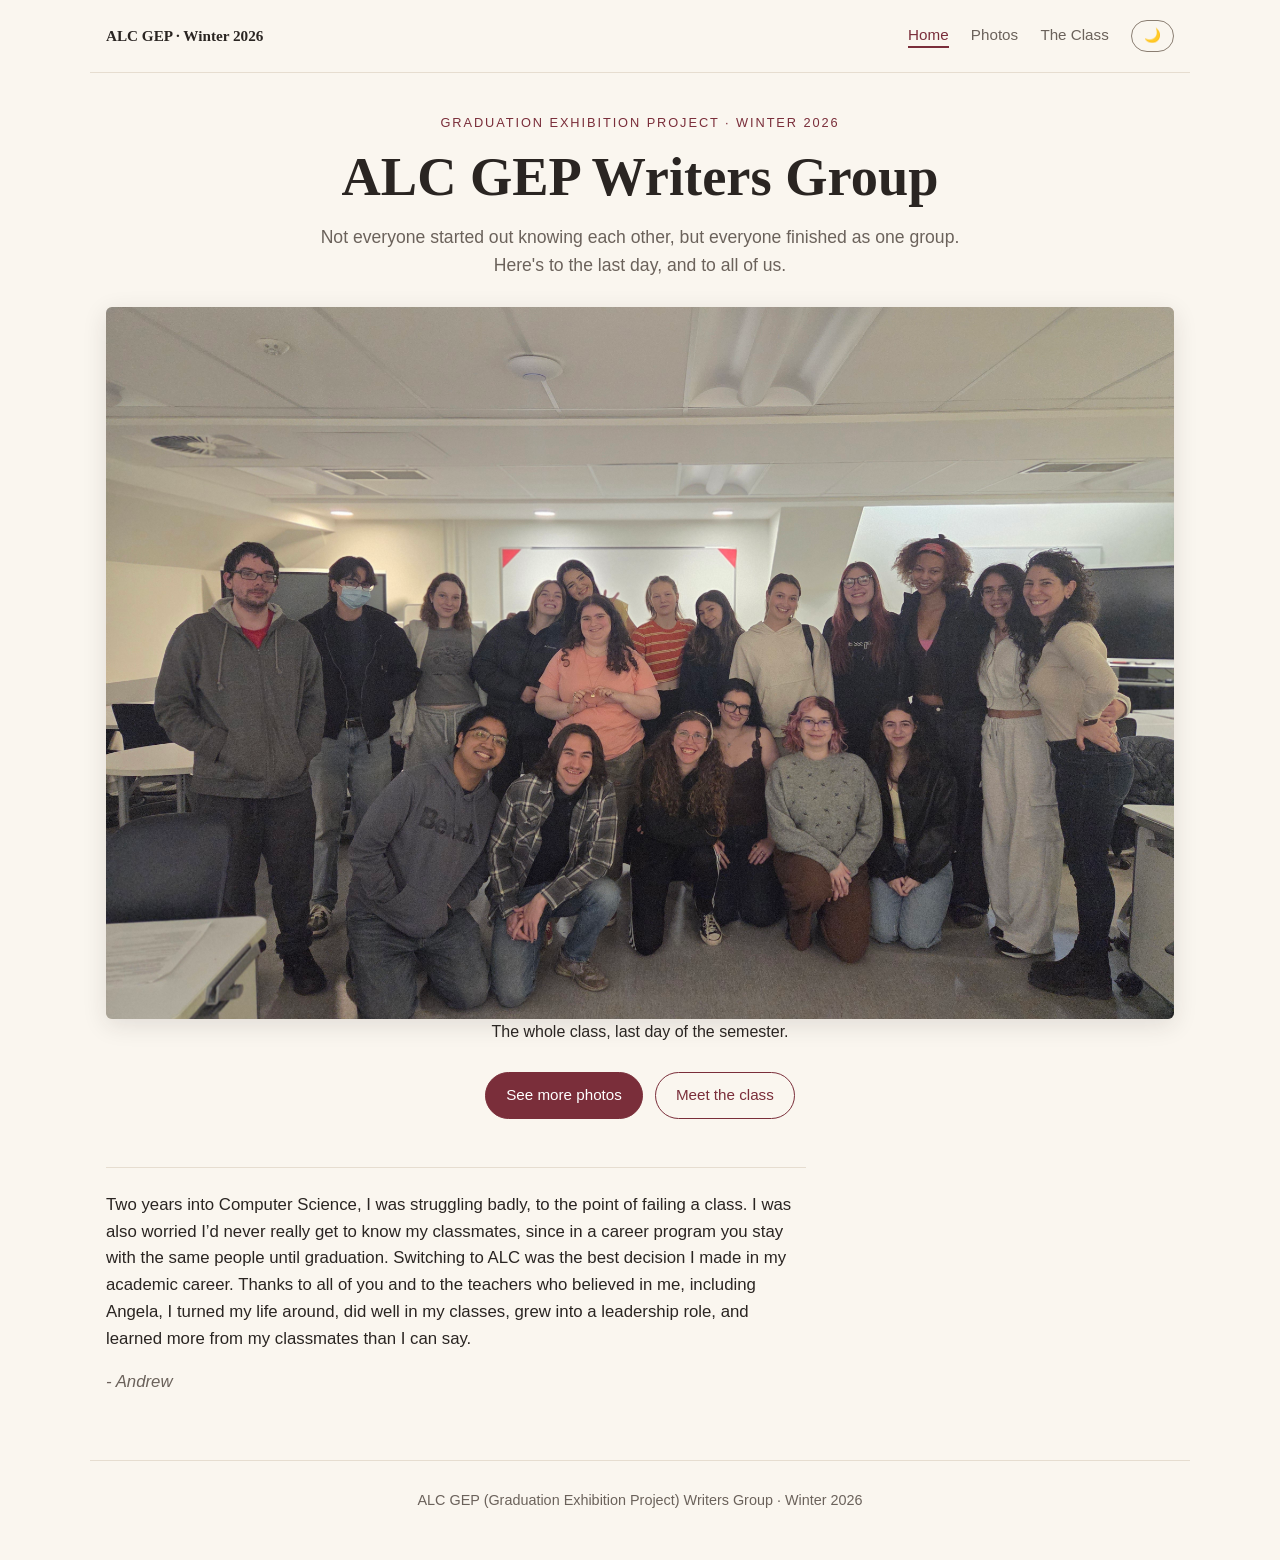
<file: index.html>
<!DOCTYPE html>
<html lang="en">

<head>
  <meta charset="UTF-8" />
  <meta name="viewport" content="width=device-width, initial-scale=1.0" />
  <meta name="description" content="Class photos from our last day of the semester." />
  <title>ALC GEP Writers Group · Winter 2026</title>
  <link rel="stylesheet" href="style.css" />
  <link rel="icon" type="image/x-icon" href="./favicon.png" />
</head>

<body>
  <header class="site">
    <div class="brand">ALC GEP · Winter 2026</div>
    <nav>
      <a href="index.html" class="active">Home</a>
      <a href="photos.html">Photos</a>
      <a href="class.html">The Class</a>

      <!--Dark Mode Toggle-->
      <button id="themeToggle" type="button">Dark mode</button>
    </nav>
  </header>

  <main class="wrap-center">
    <p class="eyebrow">Graduation Exhibition Project · Winter 2026</p>
    <h1>ALC GEP Writers Group</h1>
    <p class="lead">
      Not everyone started out knowing each other, but everyone finished as
      one group. Here's to the last day, and to all of us.
    </p>

    <figure>
      <div class="photo">
        <img src="photos/class.jpg"
          alt="The whole graduating class gathered together on the last day of the semester, smiling at the camera."
          onerror="this.style.display = 'none'" />
      </div>
      <figcaption>The whole class, last day of the semester.</figcaption>
    </figure>

    <div class="buttons">
      <a class="btn primary" href="photos.html">See more photos</a>
      <a class="btn" href="class.html">Meet the class</a>
    </div>

    <div class="personal-note">
      <p>
        Two years into Computer Science, I was struggling badly, to the point of failing a class. I was also worried I’d
        never really get to know my classmates, since in a career program you stay with the same people until
        graduation. Switching to ALC was the best decision I made in my academic career. Thanks to all of you and to the
        teachers who believed in me, including Angela, I turned my life around, did well in my classes, grew into a
        leadership role, and learned more from my classmates than I can say.
      </p>
      <p class="sign-off">- Andrew</p>
    </div>
  </main>

  <footer>
    ALC GEP (Graduation Exhibition Project) Writers Group · Winter 2026
  </footer>

  <script src="script.js" defer></script>
</body>

</html>
</file>
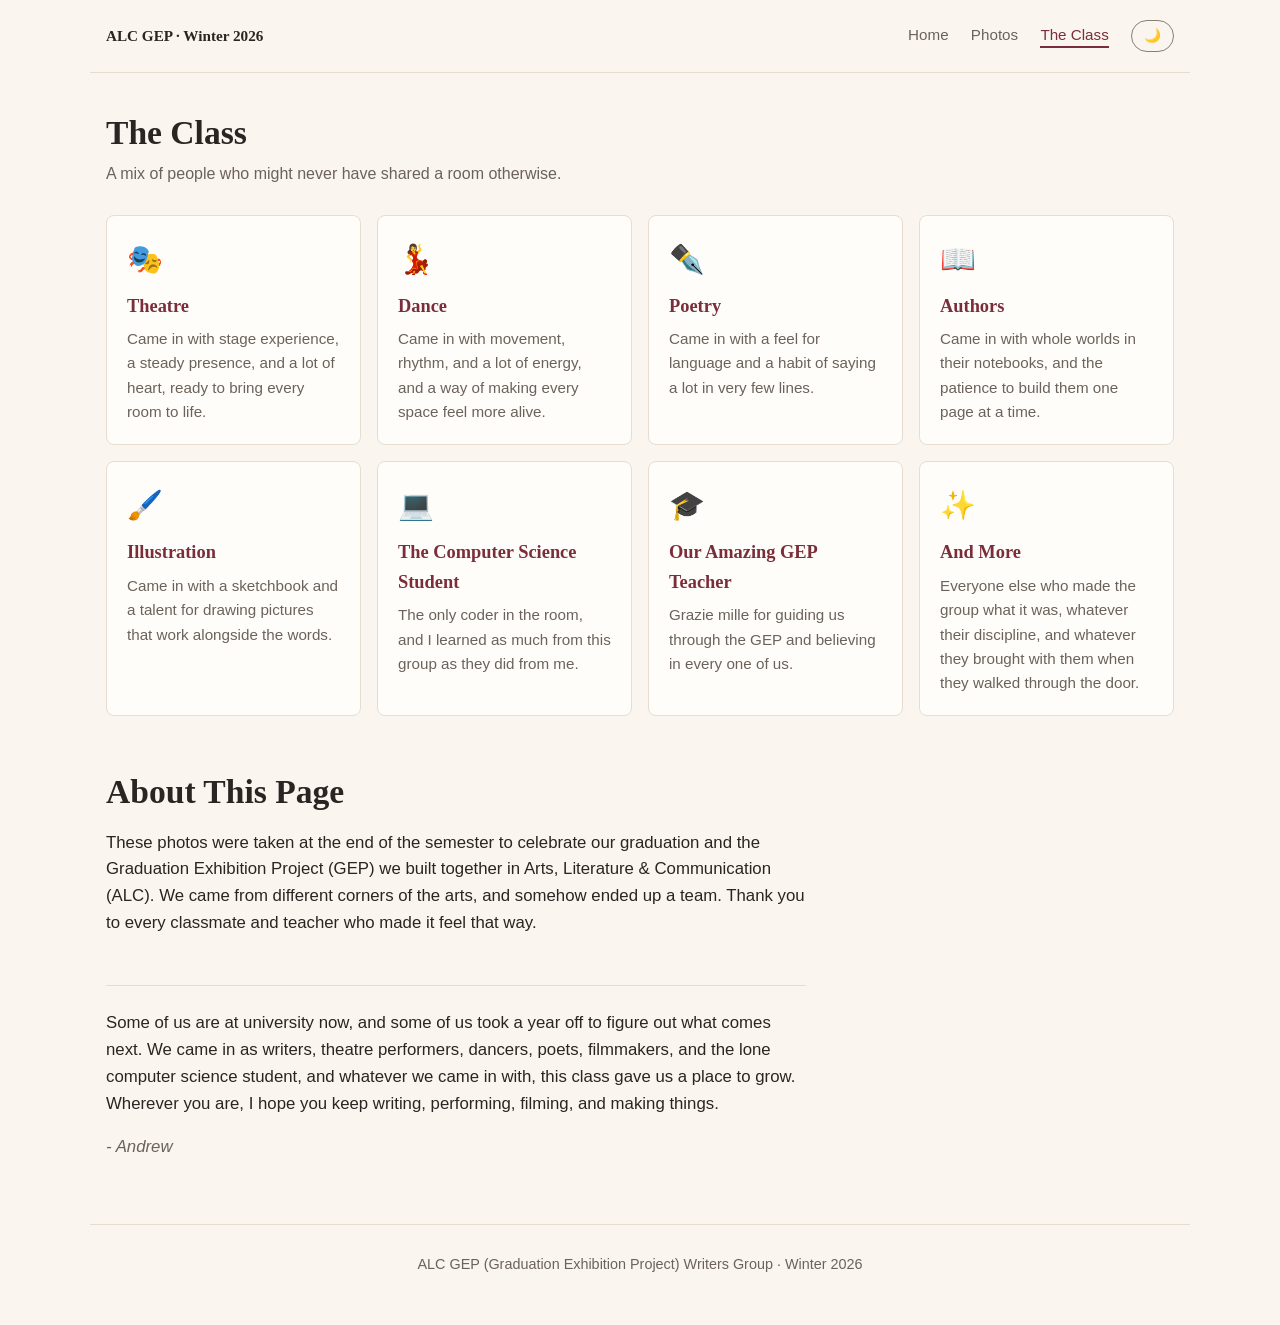
<file: class.html>
<!doctype html>
<html lang="en">

<head>
  <meta charset="UTF-8" />
  <meta name="viewport" content="width=device-width, initial-scale=1.0" />
  <meta name="robots" content="noindex, nofollow" />
  <meta name="description" content="The mix of disciplines that made up our class." />
  <title>The Class · ALC GEP Writers Group</title>
  <link rel="stylesheet" href="style.css" />
  <link rel="icon" type="image/x-icon" href="./favicon.png" />
</head>

<body>
  <header class="site">
    <div class="brand">ALC GEP · Winter 2026</div>
    <nav>
      <a href="index.html">Home</a>
      <a href="photos.html">Photos</a>
      <a href="class.html" class="active">The Class</a>

      <!--Dark Mode Toggle-->
      <button id="themeToggle" type="button">Dark mode</button>
    </nav>
  </header>

  <main class="wrap">
    <h2>The Class</h2>

    <p class="sub">
      A mix of people who might never have shared a room otherwise.
    </p>

    <div class="cards">
      <div class="card">
        <span class="icon" aria-hidden="true">🎭</span>
        <h3>Theatre</h3>
        <p>Came in with stage experience, a steady presence, and a lot of heart, ready to bring every room to life.</p>
      </div>

      <div class="card">
        <span class="icon" aria-hidden="true">💃</span>
        <h3>Dance</h3>
        <p>Came in with movement, rhythm, and a lot of energy, and a way of making every space feel more alive.</p>
      </div>

      <div class="card">
        <span class="icon" aria-hidden="true">✒️</span>
        <h3>Poetry</h3>
        <p>Came in with a feel for language and a habit of saying a lot in very few lines.</p>
      </div>

      <div class="card">
        <span class="icon" aria-hidden="true">📖</span>
        <h3>Authors</h3>
        <p>Came in with whole worlds in their notebooks, and the patience to build them one page at a time.</p>
      </div>

      <div class="card">
        <span class="icon" aria-hidden="true">🖌️</span>
        <h3>Illustration</h3>
        <p>Came in with a sketchbook and a talent for drawing pictures that work alongside the words.</p>
      </div>

      <div class="card">
        <span class="icon" aria-hidden="true">💻</span>
        <h3>The Computer Science Student</h3>
        <p>
          The only coder in the room, and I learned as much from this group as
          they did from me.
        </p>
      </div>

      <div class="card">
        <span class="icon" aria-hidden="true">🎓</span>
        <h3>Our Amazing GEP Teacher</h3>
        <p>
          Grazie mille for guiding us through the GEP and believing in every one
          of us.
        </p>
      </div>

      <div class="card">
        <span class="icon" aria-hidden="true">✨</span>
        <h3>And More</h3>
        <p>Everyone else who made the group what it was, whatever their discipline, and whatever they brought with them
          when they walked through the door.</p>
      </div>
    </div>

    <div class="about">
      <h2>About This Page</h2>
      <p>
        These photos were taken at the end of the semester to celebrate
        our graduation and the Graduation Exhibition Project (GEP) we built
        together in Arts, Literature &amp; Communication (ALC). We came from
        different corners of the arts, and somehow ended up a team. Thank you
        to every classmate and teacher who made it feel that way.
      </p>
    </div>

    <div class="personal-note">
      <p>
        Some of us are at university now, and some of us took a year off to figure out what comes next. We came in as
        writers, theatre performers, dancers, poets, filmmakers, and the lone computer science student, and whatever we
        came in with, this class gave us a place to grow. Wherever you are, I hope you keep writing, performing,
        filming, and making things.
      </p>
      <p class="sign-off">- Andrew</p>
    </div>
  </main>

  <footer>
    ALC GEP (Graduation Exhibition Project) Writers Group · Winter 2026
  </footer>

  <script src="script.js" defer></script>
</body>

</html>
</file>
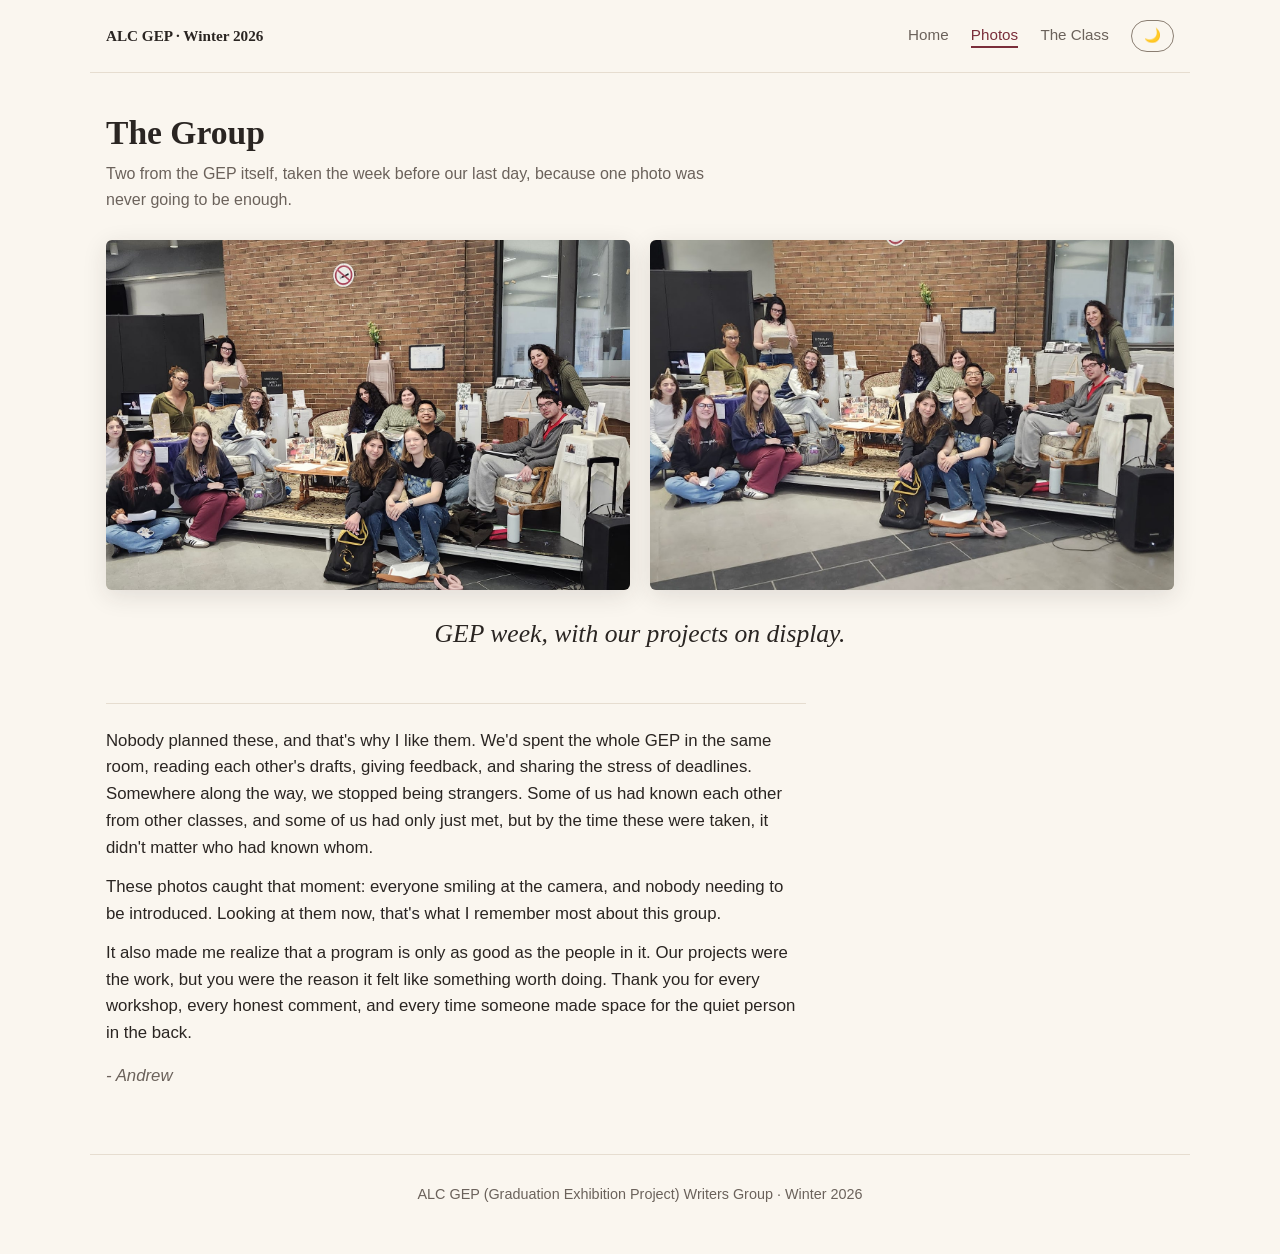
<file: photos.html>
<!doctype html>
<html lang="en">

<head>
  <meta charset="UTF-8" />
  <meta name="viewport" content="width=device-width, initial-scale=1.0" />
  <meta name="robots" content="noindex, nofollow" />
  <meta name="description" content="Group photos from our last day of the semester." />
  <title>Photos · ALC GEP Writers Group · Winter 2026</title>
  <link rel="stylesheet" href="style.css" />
  <link rel="icon" type="image/x-icon" href="./favicon.png" />
</head>

<body>
  <header class="site">
    <div class="brand">ALC GEP · Winter 2026</div>
    <nav>
      <a href="index.html">Home</a>
      <a href="photos.html" class="active">Photos</a>
      <a href="class.html">The Class</a>

      <!--Dark Mode Toggle-->
      <button id="themeToggle" type="button">Dark mode</button>
    </nav>
  </header>

  <main class="wrap">
    <h2>The Group</h2>
    <p class="sub">
      Two from the GEP itself, taken the week before our last day, because one
      photo was never going to be enough.
    </p>

    <div class="pair">
      <figure>
        <div class="photo">
          <img src="photos/group_1.jpg" alt="A group of classmates posing together on the last day of the semester."
            onerror="this.style.display = 'none'" />
        </div>
      </figure>

      <figure>
        <div class="photo">
          <img src="photos/group_2.jpg" alt="The same group of classmates in a more relaxed, candid pose."
            onerror="this.style.display = 'none'" />
        </div>
      </figure>

    </div>
    
    <p class="caption">GEP week, with our projects on display.</p>
    
    <div class="personal-note">
      <p>
        Nobody planned these, and that's why I like them. We'd spent the whole GEP in the same room, reading each
        other's drafts, giving feedback, and sharing the stress of deadlines. Somewhere along the way, we stopped being
        strangers. Some of us had known each other from other classes, and some of us had only just met, but by the time
        these were taken, it didn't matter who had known whom.
      </p>
      <p>
        These photos caught that moment: everyone smiling at the camera, and nobody needing to be introduced. Looking at
        them now, that's what I remember most about this group.
      </p>
      <p>
        It also made me realize that a program is only as good as the people in it. Our projects were the work, but you were
        the reason it felt like something worth doing. Thank you for every workshop, every honest comment, and every
        time someone made space for the quiet person in the back.
      </p>
      <p class="sign-off">- Andrew</p>
    </div>
  </main>

  <footer>
    ALC GEP (Graduation Exhibition Project) Writers Group · Winter 2026
  </footer>

  <script src="script.js" defer></script>
</body>

</html>
</file>
<file: style.css>
/* Styles for index.html and photos.html */
:root {
  --bg: #faf6ef;
  --ink: #2a2522;
  --muted: #6b625b;
  --accent: #7a2e3a;
  --line: #e6ddd0;
  --button-border: #8a7e72;
}

* {
  box-sizing: border-box;
}

body {
  margin: 0;
  background: var(--bg);
  color: var(--ink);
  font-family: "Helvetica Neue", Arial, sans-serif;
  line-height: 1.6;
}

h1 {
  font-family: Georgia, "Times New Roman", serif;
  font-weight: 700;
  line-height: 1.2;
  font-size: clamp(2rem, 6vw, 3.4rem);
  margin: 0 0 12px;
}

h2 {
  font-family: Georgia, "Times New Roman", serif;
  font-weight: 700;
  line-height: 1.2;
  font-size: clamp(1.5rem, 4vw, 2.1rem);
  margin: 0 0 8px;
}

/* Header */
header.site {
  display: flex;
  justify-content: space-between;
  align-items: center;
  max-width: 1100px;
  margin: 0 auto;
  padding: 20px 16px;
  font-size: 0.95rem;
  border-bottom: 1px solid var(--line);
}

.brand {
  font-family: Georgia, serif;
  font-weight: 700;
}

header.site nav a {
  margin-left: 18px;
  text-decoration: none;
  color: var(--muted);
  padding-bottom: 3px;
}

header.site nav a:hover {
  color: var(--accent);
}

header.site nav a.active {
  color: var(--accent);
  border-bottom: 2px solid var(--accent);
}

/* Home page */
.wrap-center {
  max-width: 1100px;
  margin: 0 auto;
  padding: 40px 16px 0;
  text-align: center;
}

.eyebrow {
  text-transform: uppercase;
  letter-spacing: 0.15em;
  font-size: 0.8rem;
  color: var(--accent);
  margin: 0 0 12px;
}

.lead {
  max-width: 640px;
  margin: 0 auto 28px;
  color: var(--muted);
  font-size: 1.1rem;
}

.buttons {
  margin-top: 28px;
  display: flex;
  gap: 12px;
  justify-content: center;
  flex-wrap: wrap;
}

.btn {
  display: inline-block;
  padding: 10px 20px;
  border-radius: 999px;
  border: 1px solid var(--accent);
  color: var(--accent);
  text-decoration: none;
  font-size: 0.95rem;
}

.btn.primary {
  background: var(--accent);
  color: #fff;
}

.btn:hover {
  opacity: 0.85;
}

/* Photos page */
.wrap {
  max-width: 1100px;
  margin: 0 auto;
  padding: 40px 16px 0;
}

.sub {
  color: var(--muted);
  margin: 0 0 28px;
  max-width: 640px;
}

.pair {
  display: grid;
  grid-template-columns: 1fr 1fr;
  gap: 20px;
}

/* Shared photo frame and caption */
figure {
  margin: 0;
}

.photo {
  background: linear-gradient(135deg, #eadfce, #d9cbb7);
  border-radius: 6px;
  overflow: hidden;
  box-shadow: 0 6px 24px rgba(42, 37, 34, 0.12);
  aspect-ratio: 3 / 2;
}

.photo img {
  width: 100%;
  height: 100%;
  object-fit: cover;
  display: block;
}

.caption {
  width: 100%;
  margin: 24px 0 0;
  text-align: center;
  font-family: Georgia, "Times New Roman", serif;
  font-size: clamp(1.25rem, 3vw, 1.6rem);
  font-style: italic;
  color: var(--ink);
}

/* Personal Note (all pages) */
.personal-note {
  max-width: 700px;
  margin: 48px 0 0;
  padding-top: 24px;
  border-top: 1px solid var(--line);
  color: var(--ink);
  font-size: 1.05rem;
  text-align: left;
}

.personal-note p {
  margin: 0 0 12px;
}

.personal-note .sign-off {
  margin-top: 16px;
  font-style: italic;
  color: var(--muted);
}

/* Class page */
.cards {
  display: grid;
  grid-template-columns: repeat(auto-fit, minmax(210px, 1fr));
  gap: 16px;
}

.card {
  background: #fffdf9;
  border: 1px solid var(--line);
  border-radius: 8px;
  padding: 20px;
}

.card h3 {
  font-family: Georgia, "Times New Roman", serif;
  font-weight: 700;
  margin: 0 0 6px;
  font-size: 1.15rem;
  color: var(--accent);
}

.card p {
  margin: 0;
  color: var(--muted);
  font-size: 0.95rem;
}

.about {
  margin-top: 56px;
}

.about p {
  max-width: 700px;
  font-size: 1.05rem;
}

.icon {
  display: block;
  font-size: 1.8rem;
  margin-bottom: 10px;
}

/* Footer */
footer {
  max-width: 1100px;
  margin: 64px auto 0;
  padding: 28px 16px 48px;
  border-top: 1px solid var(--line);
  text-align: center;
  color: var(--muted);
  font-size: 0.9rem;
}

/* Dark Mode */
body.dark {
  --bg: #15110f;
  --ink: #f3ede4;
  --muted: #b0a79c;
  --accent: #d9a0a8;
  --line: #3a332e;
  --button-border: #8c8077;
  background: var(--bg);
  color: var(--ink);
}

body.dark .card {
  background: #221c19;
}

body.dark .photo {
  box-shadow: 0 6px 24px rgba(0, 0, 0, 0.4);
}

body.dark .btn.primary {
  color: #15110f;
}

body.dark header.site nav a.active {
  color: var(--ink);
  border-bottom-color: var(--ink);
}

body.dark .sub {
  color: #e8dccb;
}

body.dark figcaption {
  color: #c9b8a0;
}

#themeToggle {
  background: transparent;
  color: var(--muted);
  border: 1px solid var(--button-border);
  border-radius: 999px;
  padding: 4px 12px;
  margin-left: 18px;
  font: inherit;
  font-size: 0.85rem;
  cursor: pointer;
}

#themeToggle:hover {
  color: var(--accent);
  border-color: var(--accent);
}

/* RESPONSIVE DESIGN */
@media (max-width: 700px) {
  header.site {
    flex-direction: column;
    gap: 8px;
    padding: 16px 12px;
  }

  header.site nav {
    display: flex;
    flex-wrap: wrap;
    justify-content: center;
    align-items: center;
    gap: 6px 0;
  }

  header.site nav a {
    margin: 0 9px;
  }

  #themeToggle {
    margin-left: 9px;
  }

  .wrap,
  .wrap-center {
    padding: 28px 12px 0;
  }

  .pair {
    grid-template-columns: 1fr;
    gap: 28px;
  }

  .buttons {
    flex-direction: column;
    align-items: stretch;
  }

  .btn {
    text-align: center;
  }

  footer {
    padding: 24px 12px 40px;
  }
}
</file>
